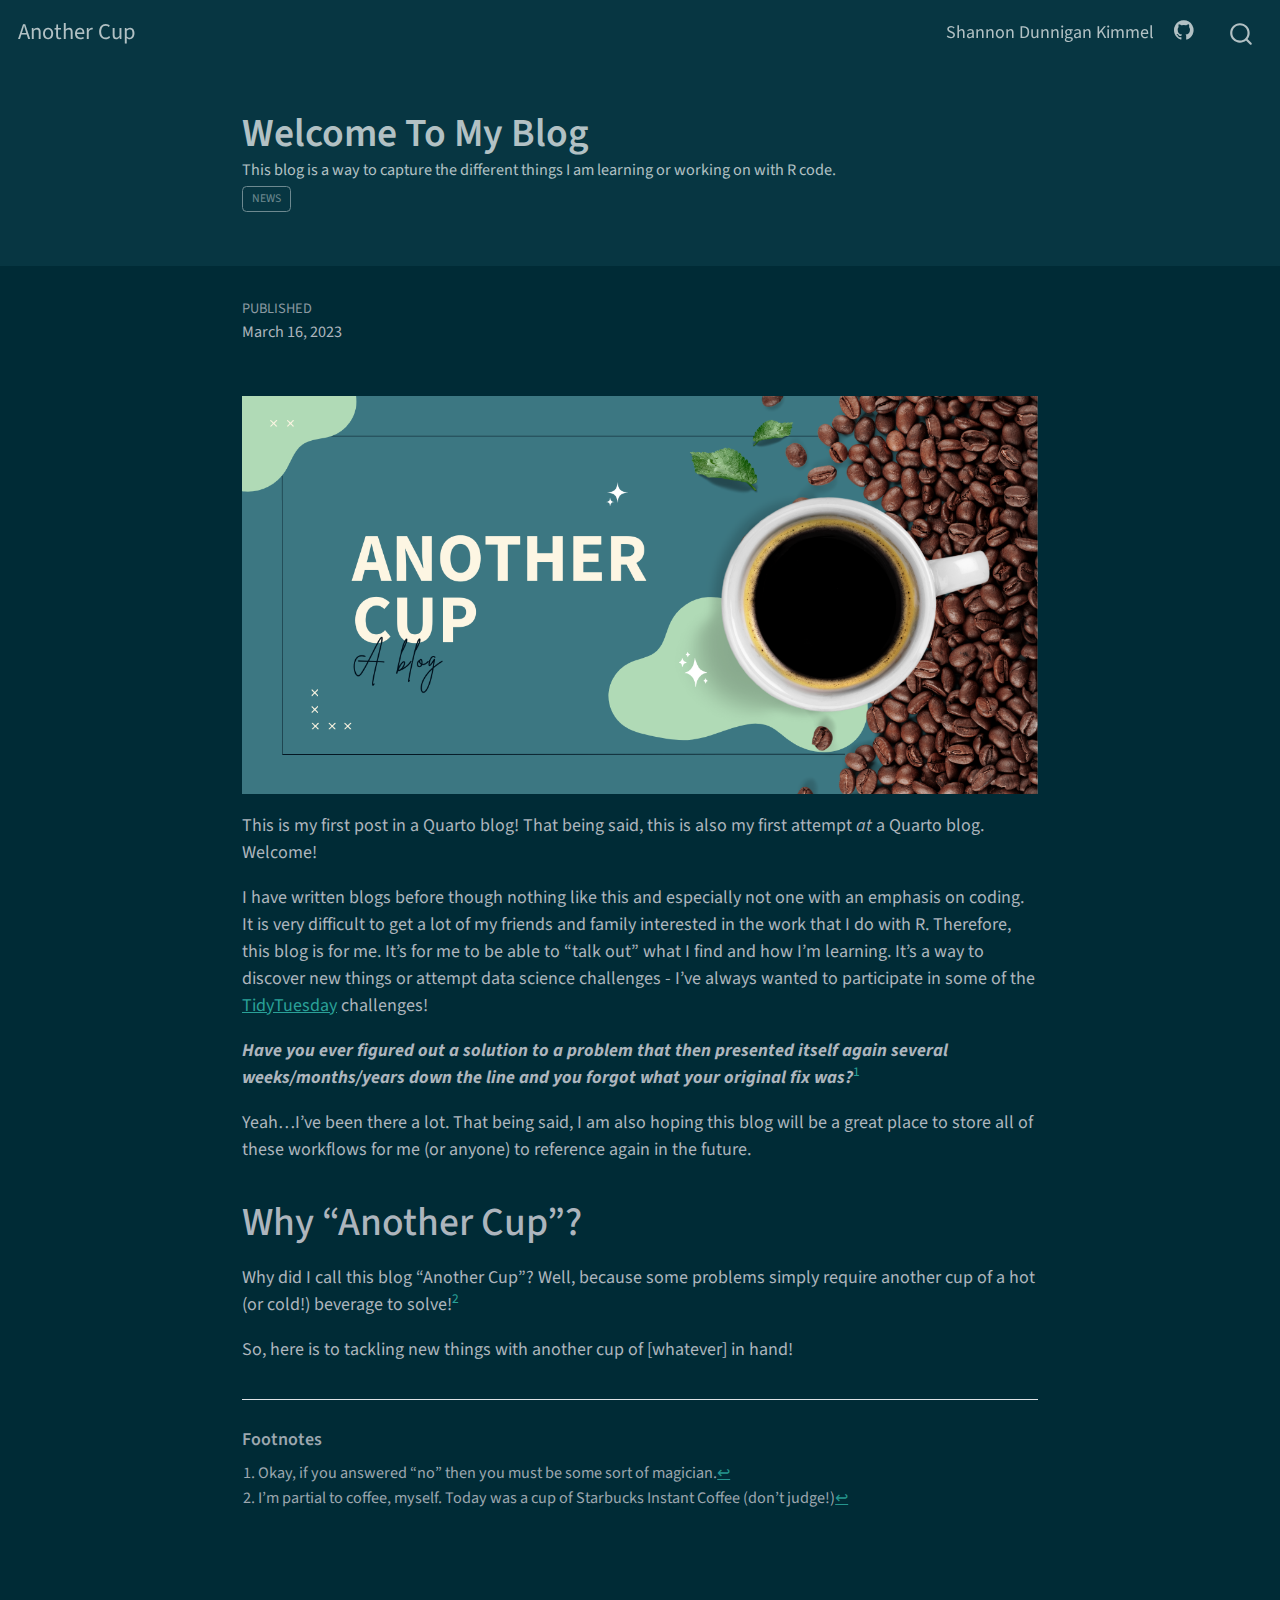
<file: docs/posts/welcome/index.html>
<!DOCTYPE html>
<html xmlns="http://www.w3.org/1999/xhtml" lang="en" xml:lang="en"><head>

<meta charset="utf-8">
<meta name="generator" content="quarto-1.0.38">

<meta name="viewport" content="width=device-width, initial-scale=1.0, user-scalable=yes">

<meta name="dcterms.date" content="2023-03-16">
<meta name="description" content="This blog is a way to capture the different things I am learning or working on with R code.">

<title>Another Cup - Welcome To My Blog</title>
<style>
code{white-space: pre-wrap;}
span.smallcaps{font-variant: small-caps;}
span.underline{text-decoration: underline;}
div.column{display: inline-block; vertical-align: top; width: 50%;}
div.hanging-indent{margin-left: 1.5em; text-indent: -1.5em;}
ul.task-list{list-style: none;}
</style>


<script src="../../site_libs/quarto-nav/quarto-nav.js"></script>
<script src="../../site_libs/quarto-nav/headroom.min.js"></script>
<script src="../../site_libs/clipboard/clipboard.min.js"></script>
<script src="../../site_libs/quarto-search/autocomplete.umd.js"></script>
<script src="../../site_libs/quarto-search/fuse.min.js"></script>
<script src="../../site_libs/quarto-search/quarto-search.js"></script>
<meta name="quarto:offset" content="../../">
<script src="../../site_libs/quarto-html/quarto.js"></script>
<script src="../../site_libs/quarto-html/popper.min.js"></script>
<script src="../../site_libs/quarto-html/tippy.umd.min.js"></script>
<script src="../../site_libs/quarto-html/anchor.min.js"></script>
<link href="../../site_libs/quarto-html/tippy.css" rel="stylesheet">
<link href="../../site_libs/quarto-html/quarto-syntax-highlighting-dark.css" rel="stylesheet" id="quarto-text-highlighting-styles">
<script src="../../site_libs/bootstrap/bootstrap.min.js"></script>
<link href="../../site_libs/bootstrap/bootstrap-icons.css" rel="stylesheet">
<link href="../../site_libs/bootstrap/bootstrap.min.css" rel="stylesheet" id="quarto-bootstrap" data-mode="dark">
<script id="quarto-search-options" type="application/json">{
  "location": "navbar",
  "copy-button": false,
  "collapse-after": 3,
  "panel-placement": "end",
  "type": "overlay",
  "limit": 20,
  "language": {
    "search-no-results-text": "No results",
    "search-matching-documents-text": "matching documents",
    "search-copy-link-title": "Copy link to search",
    "search-hide-matches-text": "Hide additional matches",
    "search-more-match-text": "more match in this document",
    "search-more-matches-text": "more matches in this document",
    "search-clear-button-title": "Clear",
    "search-detached-cancel-button-title": "Cancel",
    "search-submit-button-title": "Submit"
  }
}</script>


</head>

<body class="nav-fixed fullcontent">

<div id="quarto-search-results"></div>
  <header id="quarto-header" class="headroom fixed-top">
    <nav class="navbar navbar-expand-lg navbar-dark ">
      <div class="navbar-container container-fluid">
      <a class="navbar-brand" href="../../index.html">
    <span class="navbar-title">Another Cup</span>
  </a>
          <button class="navbar-toggler" type="button" data-bs-toggle="collapse" data-bs-target="#navbarCollapse" aria-controls="navbarCollapse" aria-expanded="false" aria-label="Toggle navigation" onclick="if (window.quartoToggleHeadroom) { window.quartoToggleHeadroom(); }">
  <span class="navbar-toggler-icon"></span>
</button>
          <div class="collapse navbar-collapse" id="navbarCollapse">
            <ul class="navbar-nav navbar-nav-scroll ms-auto">
  <li class="nav-item">
    <a class="nav-link" href="../../about.html">Shannon Dunnigan Kimmel</a>
  </li>  
  <li class="nav-item compact">
    <a class="nav-link" href="https://github.com/skdunnigan"><i class="bi bi-github" role="img" aria-label="github">
</i> 
 </a>
  </li>  
</ul>
              <div id="quarto-search" class="" title="Search"></div>
          </div> <!-- /navcollapse -->
      </div> <!-- /container-fluid -->
    </nav>
</header>
<!-- content -->
<header id="title-block-header" class="quarto-title-block default page-columns page-full">
  <div class="quarto-title-banner page-columns page-full">
    <div class="quarto-title column-body">
      <h1 class="title">Welcome To My Blog</h1>
                  <div>
        <div class="description">
          <p>This blog is a way to capture the different things I am learning or working on with R code.</p>
        </div>
      </div>
                          <div class="quarto-categories">
                <div class="quarto-category">news</div>
              </div>
                  </div>
  </div>
    
  
  <div class="quarto-title-meta">

      
      <div>
      <div class="quarto-title-meta-heading">Published</div>
      <div class="quarto-title-meta-contents">
        <p class="date">March 16, 2023</p>
      </div>
    </div>
      
    </div>
    
  
  </header><div id="quarto-content" class="quarto-container page-columns page-rows-contents page-layout-article page-navbar">
<!-- sidebar -->
<!-- margin-sidebar -->
    
<!-- main -->
<main class="content quarto-banner-title-block" id="quarto-document-content">




<!--------------- my typical setup ----------------->
<!--------------- my post ----------------->
<p><img src="another-image.png" class="img-fluid"></p>
<p>This is my first post in a Quarto blog! That being said, this is also my first attempt <em>at</em> a Quarto blog. Welcome!</p>
<p>I have written blogs before though nothing like this and especially not one with an emphasis on coding. It is very difficult to get a lot of my friends and family interested in the work that I do with R. Therefore, this blog is for me. It’s for me to be able to “talk out” what I find and how I’m learning. It’s a way to discover new things or attempt data science challenges - I’ve always wanted to participate in some of the <a href="https://github.com/rfordatascience/tidytuesday">TidyTuesday</a> challenges!</p>
<p><strong><em>Have you ever figured out a solution to a problem that then presented itself again several weeks/months/years down the line and you forgot what your original fix was?</em></strong><a href="#fn1" class="footnote-ref" id="fnref1" role="doc-noteref"><sup>1</sup></a></p>
<p>Yeah…I’ve been there a lot. That being said, I am also hoping this blog will be a great place to store all of these workflows for me (or anyone) to reference again in the future.</p>
<section id="why-another-cup" class="level1">
<h1>Why “Another Cup”?</h1>
<p>Why did I call this blog “Another Cup”? Well, because some problems simply require another cup of a hot (or cold!) beverage to solve!<a href="#fn2" class="footnote-ref" id="fnref2" role="doc-noteref"><sup>2</sup></a></p>
<p>So, here is to tackling new things with another cup of [whatever] in hand!</p>


</section>


<div id="quarto-appendix" class="default"><section class="footnotes footnotes-end-of-document" role="doc-endnotes"><h2 class="anchored quarto-appendix-heading">Footnotes</h2>

<ol>
<li id="fn1" role="doc-endnote"><p>Okay, if you answered “no” then you must be some sort of magician.<a href="#fnref1" class="footnote-back" role="doc-backlink">↩︎</a></p></li>
<li id="fn2" role="doc-endnote"><p>I’m partial to coffee, myself. Today was a cup of Starbucks Instant Coffee (don’t judge!)<a href="#fnref2" class="footnote-back" role="doc-backlink">↩︎</a></p></li>
</ol>
</section></div></main> <!-- /main -->
<script id="quarto-html-after-body" type="application/javascript">
window.document.addEventListener("DOMContentLoaded", function (event) {
  const toggleBodyColorMode = (bsSheetEl) => {
    const mode = bsSheetEl.getAttribute("data-mode");
    const bodyEl = window.document.querySelector("body");
    if (mode === "dark") {
      bodyEl.classList.add("quarto-dark");
      bodyEl.classList.remove("quarto-light");
    } else {
      bodyEl.classList.add("quarto-light");
      bodyEl.classList.remove("quarto-dark");
    }
  }
  const toggleBodyColorPrimary = () => {
    const bsSheetEl = window.document.querySelector("link#quarto-bootstrap");
    if (bsSheetEl) {
      toggleBodyColorMode(bsSheetEl);
    }
  }
  toggleBodyColorPrimary();  
  const icon = "";
  const anchorJS = new window.AnchorJS();
  anchorJS.options = {
    placement: 'right',
    icon: icon
  };
  anchorJS.add('.anchored');
  const clipboard = new window.ClipboardJS('.code-copy-button', {
    target: function(trigger) {
      return trigger.previousElementSibling;
    }
  });
  clipboard.on('success', function(e) {
    // button target
    const button = e.trigger;
    // don't keep focus
    button.blur();
    // flash "checked"
    button.classList.add('code-copy-button-checked');
    var currentTitle = button.getAttribute("title");
    button.setAttribute("title", "Copied!");
    setTimeout(function() {
      button.setAttribute("title", currentTitle);
      button.classList.remove('code-copy-button-checked');
    }, 1000);
    // clear code selection
    e.clearSelection();
  });
  function tippyHover(el, contentFn) {
    const config = {
      allowHTML: true,
      content: contentFn,
      maxWidth: 500,
      delay: 100,
      arrow: false,
      appendTo: function(el) {
          return el.parentElement;
      },
      interactive: true,
      interactiveBorder: 10,
      theme: 'quarto',
      placement: 'bottom-start'
    };
    window.tippy(el, config); 
  }
  const noterefs = window.document.querySelectorAll('a[role="doc-noteref"]');
  for (var i=0; i<noterefs.length; i++) {
    const ref = noterefs[i];
    tippyHover(ref, function() {
      let href = ref.getAttribute('href');
      try { href = new URL(href).hash; } catch {}
      const id = href.replace(/^#\/?/, "");
      const note = window.document.getElementById(id);
      return note.innerHTML;
    });
  }
  var bibliorefs = window.document.querySelectorAll('a[role="doc-biblioref"]');
  for (var i=0; i<bibliorefs.length; i++) {
    const ref = bibliorefs[i];
    const cites = ref.parentNode.getAttribute('data-cites').split(' ');
    tippyHover(ref, function() {
      var popup = window.document.createElement('div');
      cites.forEach(function(cite) {
        var citeDiv = window.document.createElement('div');
        citeDiv.classList.add('hanging-indent');
        citeDiv.classList.add('csl-entry');
        var biblioDiv = window.document.getElementById('ref-' + cite);
        if (biblioDiv) {
          citeDiv.innerHTML = biblioDiv.innerHTML;
        }
        popup.appendChild(citeDiv);
      });
      return popup.innerHTML;
    });
  }
});
</script>
</div> <!-- /content -->



</body></html>
</file>
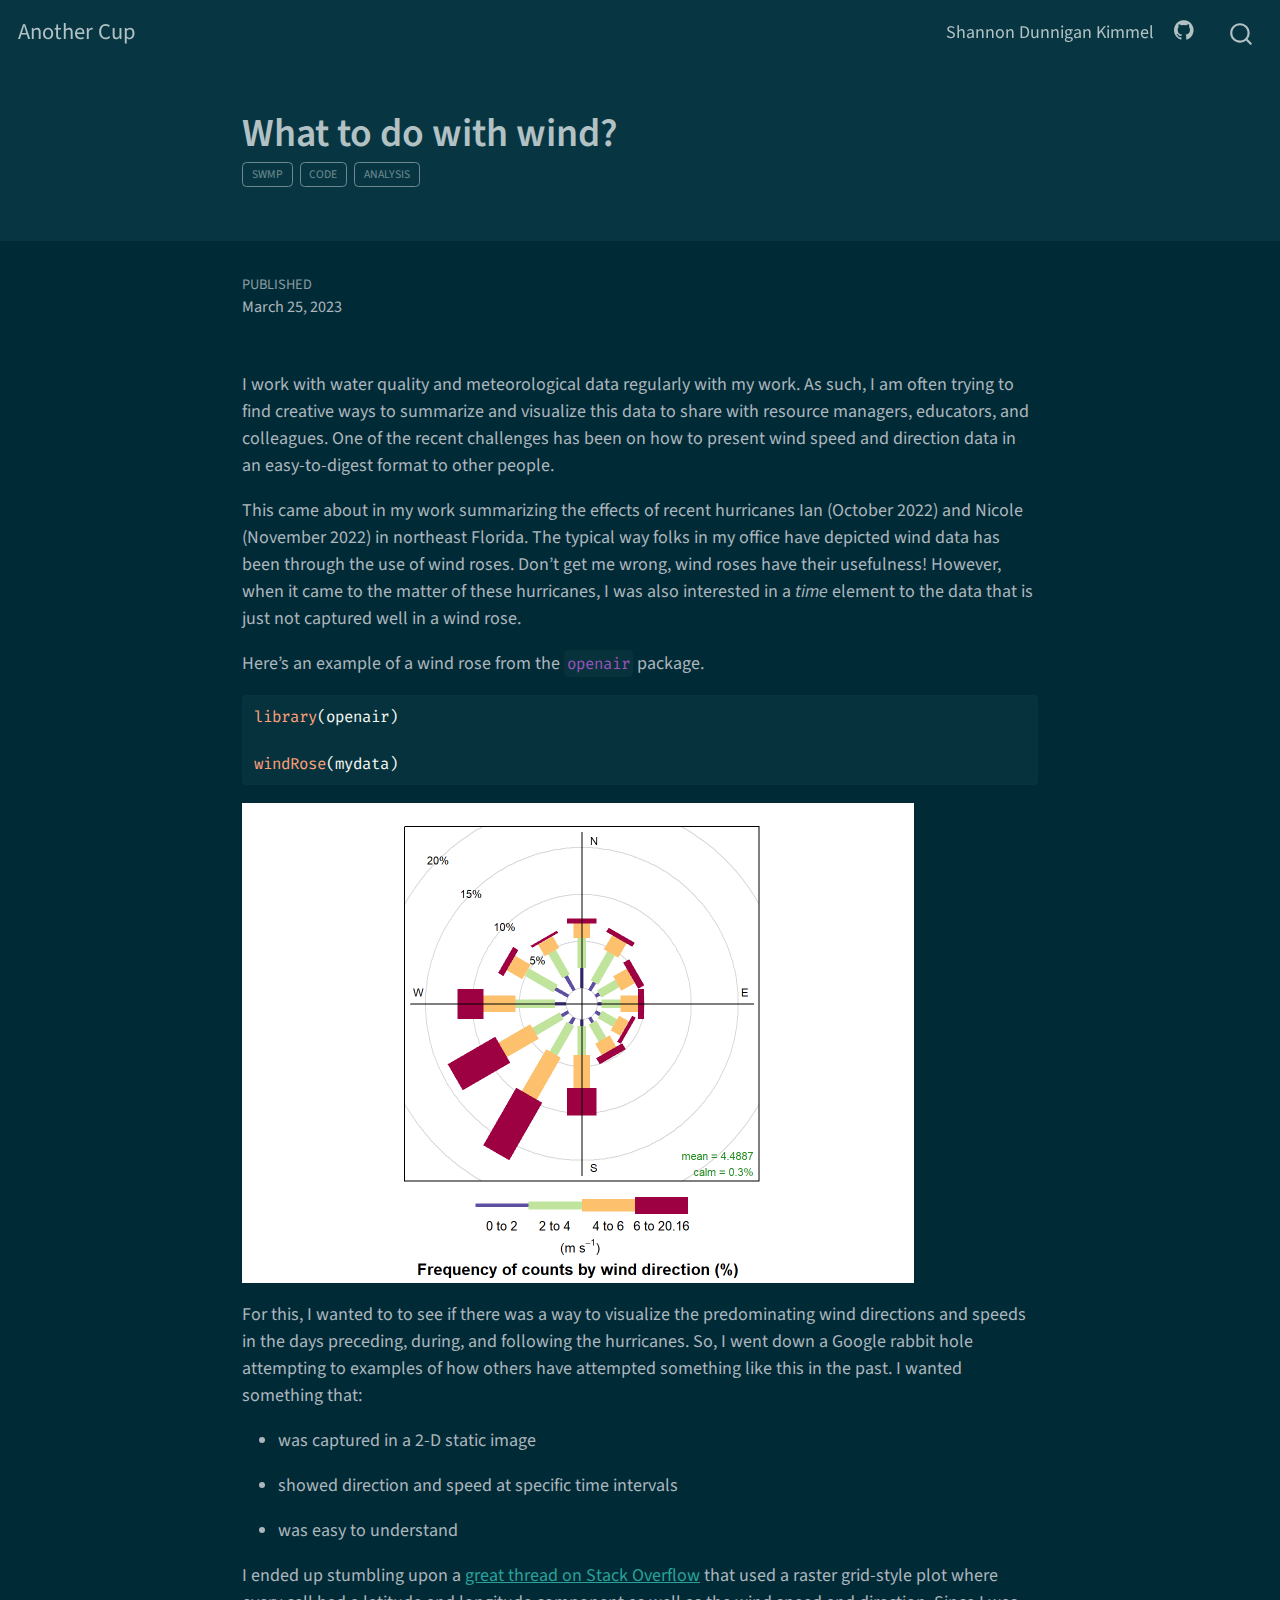
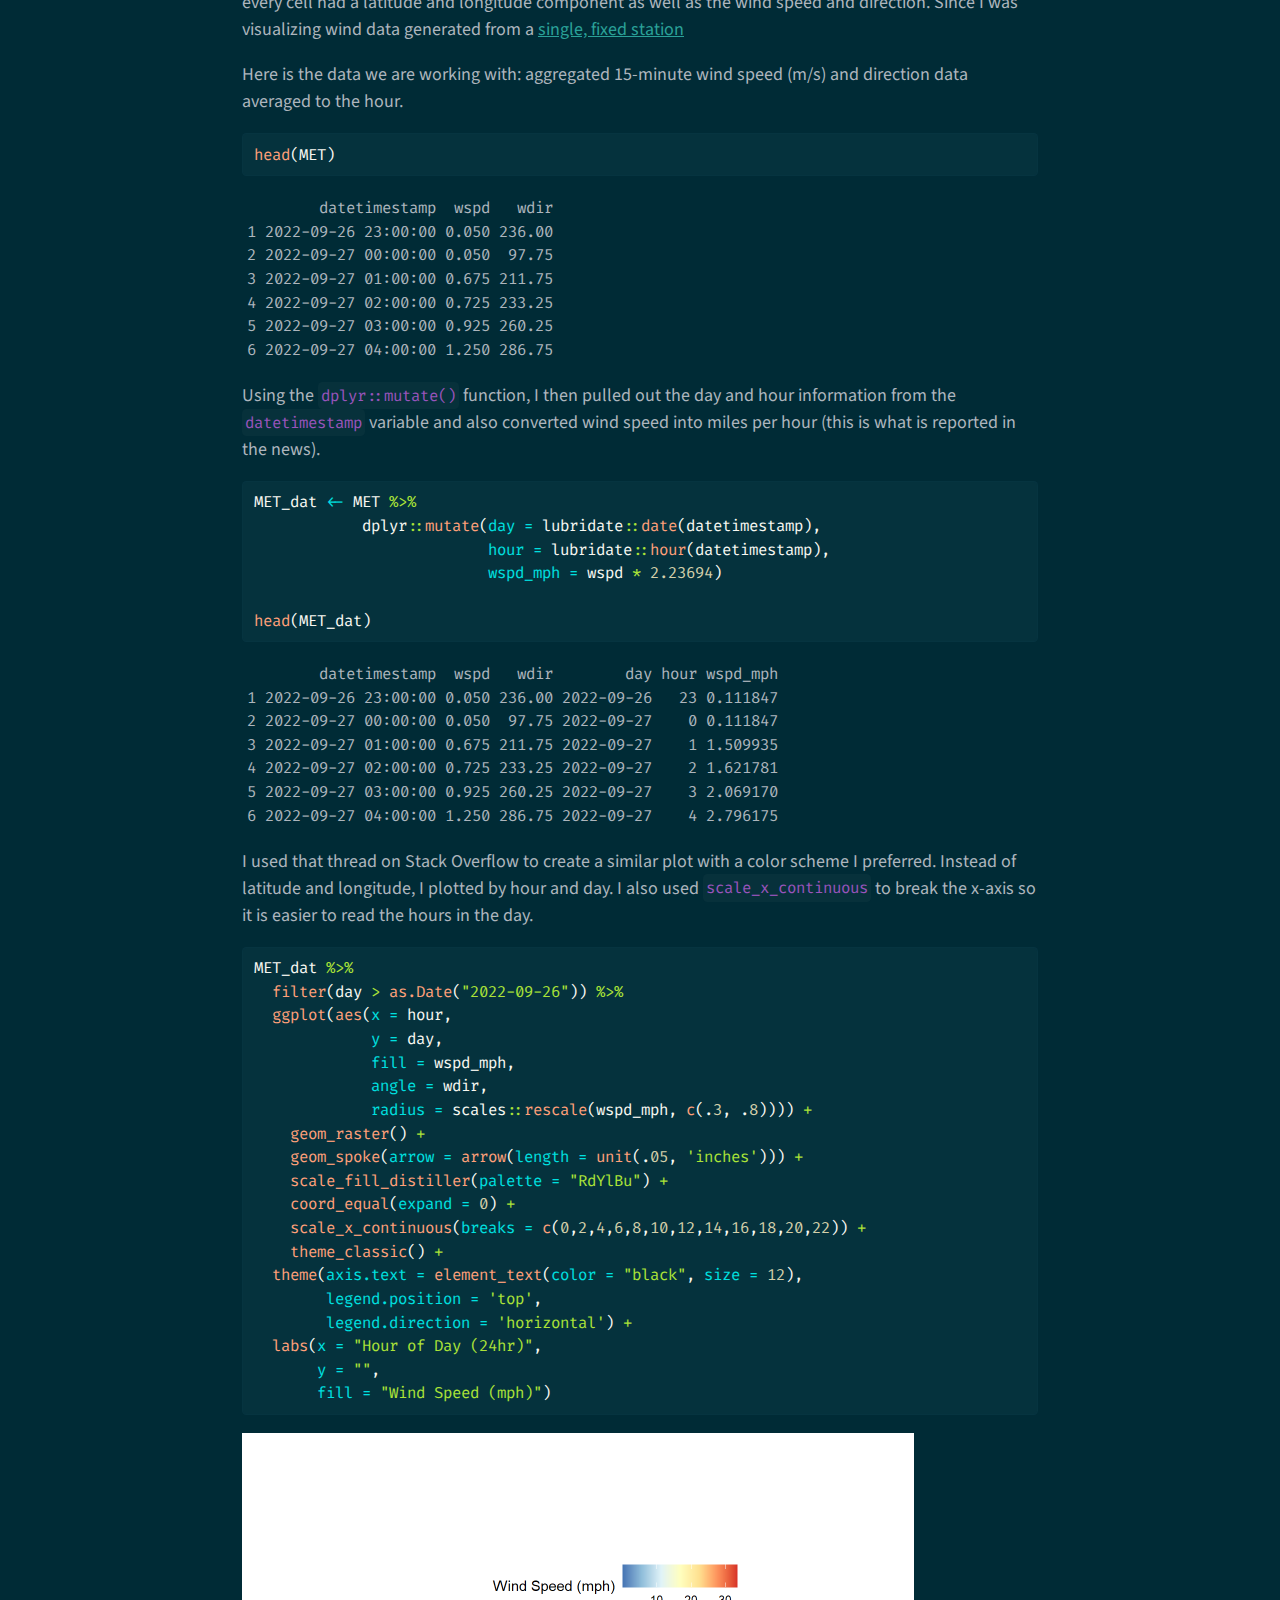
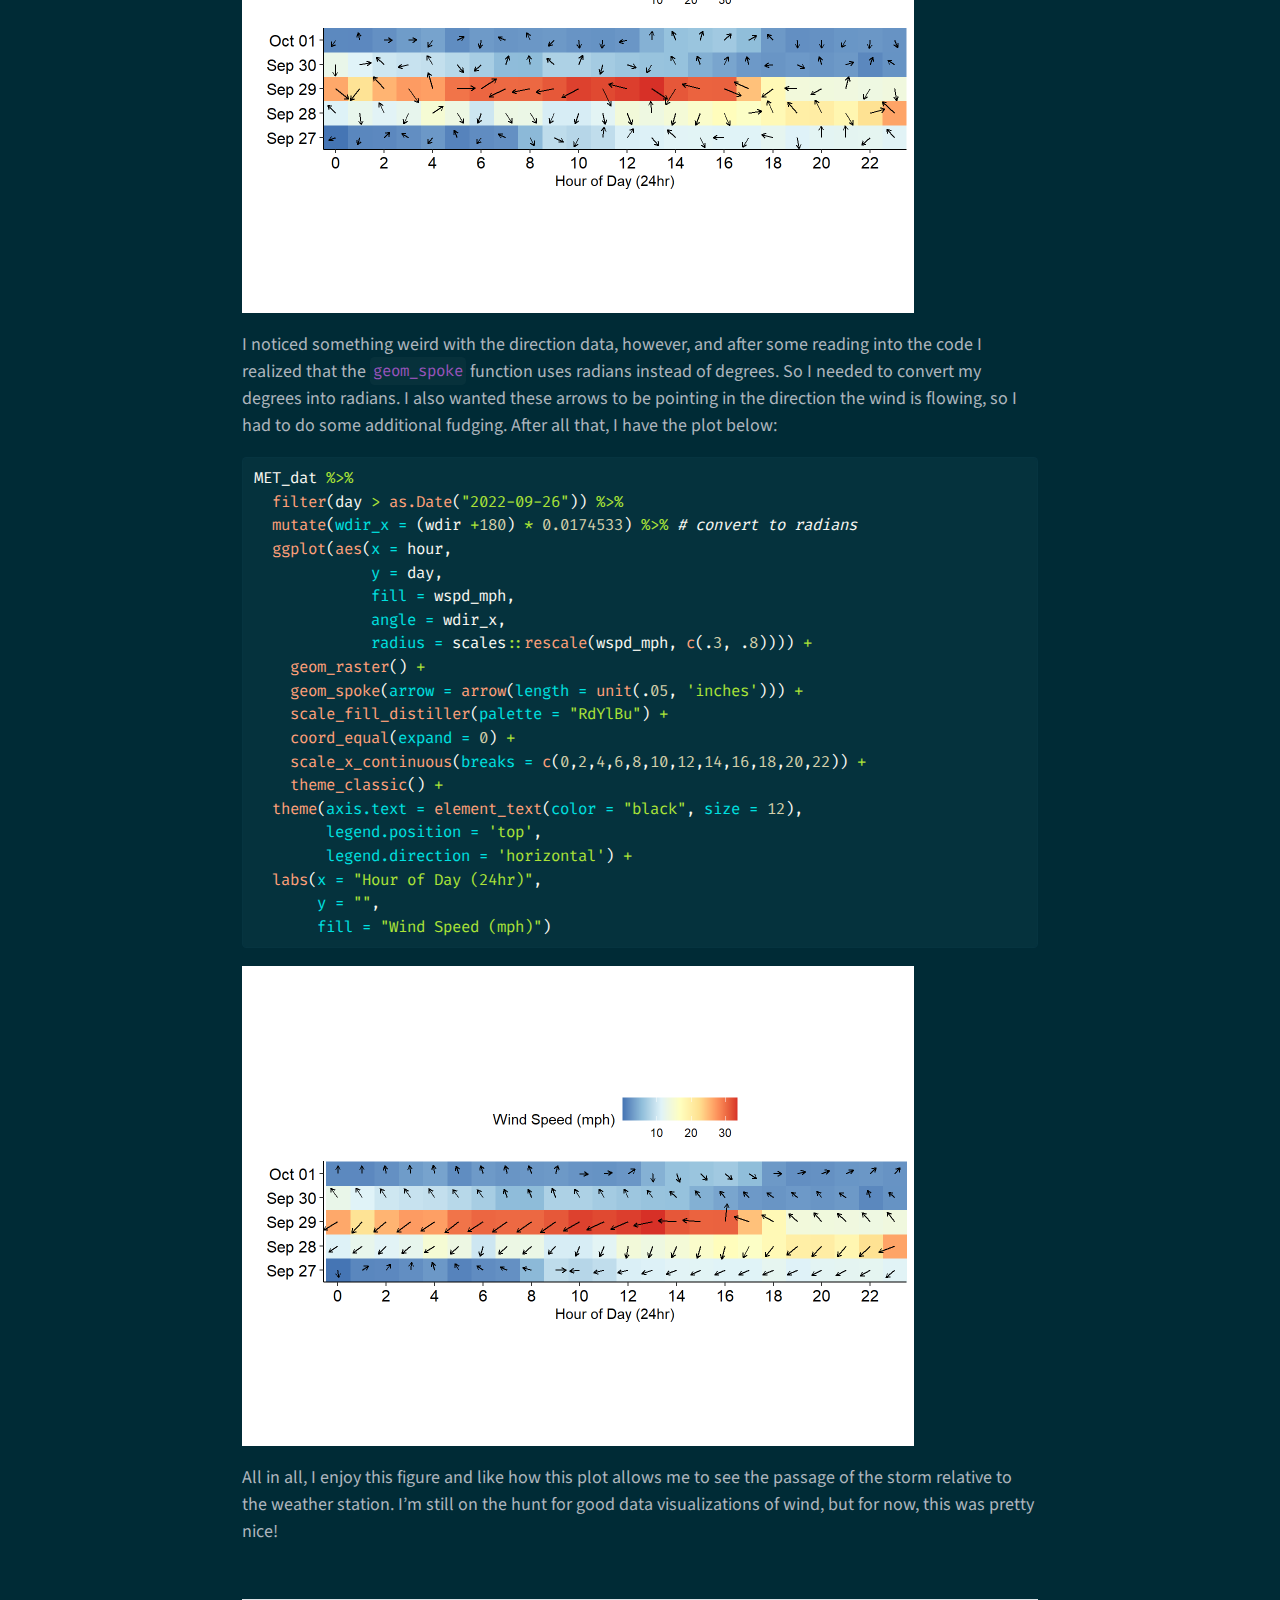
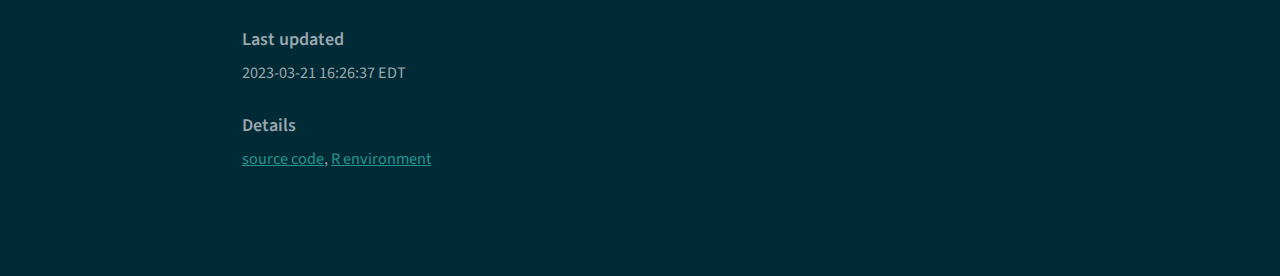
<file: docs/posts/what-about-wind/index.html>
<!DOCTYPE html>
<html xmlns="http://www.w3.org/1999/xhtml" lang="en" xml:lang="en"><head>

<meta charset="utf-8">
<meta name="generator" content="quarto-1.0.38">

<meta name="viewport" content="width=device-width, initial-scale=1.0, user-scalable=yes">

<meta name="dcterms.date" content="2023-03-25">

<title>Another Cup - What to do with wind?</title>
<style>
code{white-space: pre-wrap;}
span.smallcaps{font-variant: small-caps;}
span.underline{text-decoration: underline;}
div.column{display: inline-block; vertical-align: top; width: 50%;}
div.hanging-indent{margin-left: 1.5em; text-indent: -1.5em;}
ul.task-list{list-style: none;}
pre > code.sourceCode { white-space: pre; position: relative; }
pre > code.sourceCode > span { display: inline-block; line-height: 1.25; }
pre > code.sourceCode > span:empty { height: 1.2em; }
.sourceCode { overflow: visible; }
code.sourceCode > span { color: inherit; text-decoration: inherit; }
div.sourceCode { margin: 1em 0; }
pre.sourceCode { margin: 0; }
@media screen {
div.sourceCode { overflow: auto; }
}
@media print {
pre > code.sourceCode { white-space: pre-wrap; }
pre > code.sourceCode > span { text-indent: -5em; padding-left: 5em; }
}
pre.numberSource code
  { counter-reset: source-line 0; }
pre.numberSource code > span
  { position: relative; left: -4em; counter-increment: source-line; }
pre.numberSource code > span > a:first-child::before
  { content: counter(source-line);
    position: relative; left: -1em; text-align: right; vertical-align: baseline;
    border: none; display: inline-block;
    -webkit-touch-callout: none; -webkit-user-select: none;
    -khtml-user-select: none; -moz-user-select: none;
    -ms-user-select: none; user-select: none;
    padding: 0 4px; width: 4em;
    color: #aaaaaa;
  }
pre.numberSource { margin-left: 3em; border-left: 1px solid #aaaaaa;  padding-left: 4px; }
div.sourceCode
  {   }
@media screen {
pre > code.sourceCode > span > a:first-child::before { text-decoration: underline; }
}
code span.al { color: #ff0000; font-weight: bold; } /* Alert */
code span.an { color: #60a0b0; font-weight: bold; font-style: italic; } /* Annotation */
code span.at { color: #7d9029; } /* Attribute */
code span.bn { color: #40a070; } /* BaseN */
code span.bu { } /* BuiltIn */
code span.cf { color: #007020; font-weight: bold; } /* ControlFlow */
code span.ch { color: #4070a0; } /* Char */
code span.cn { color: #880000; } /* Constant */
code span.co { color: #60a0b0; font-style: italic; } /* Comment */
code span.cv { color: #60a0b0; font-weight: bold; font-style: italic; } /* CommentVar */
code span.do { color: #ba2121; font-style: italic; } /* Documentation */
code span.dt { color: #902000; } /* DataType */
code span.dv { color: #40a070; } /* DecVal */
code span.er { color: #ff0000; font-weight: bold; } /* Error */
code span.ex { } /* Extension */
code span.fl { color: #40a070; } /* Float */
code span.fu { color: #06287e; } /* Function */
code span.im { } /* Import */
code span.in { color: #60a0b0; font-weight: bold; font-style: italic; } /* Information */
code span.kw { color: #007020; font-weight: bold; } /* Keyword */
code span.op { color: #666666; } /* Operator */
code span.ot { color: #007020; } /* Other */
code span.pp { color: #bc7a00; } /* Preprocessor */
code span.sc { color: #4070a0; } /* SpecialChar */
code span.ss { color: #bb6688; } /* SpecialString */
code span.st { color: #4070a0; } /* String */
code span.va { color: #19177c; } /* Variable */
code span.vs { color: #4070a0; } /* VerbatimString */
code span.wa { color: #60a0b0; font-weight: bold; font-style: italic; } /* Warning */
</style>


<script src="../../site_libs/quarto-nav/quarto-nav.js"></script>
<script src="../../site_libs/quarto-nav/headroom.min.js"></script>
<script src="../../site_libs/clipboard/clipboard.min.js"></script>
<script src="../../site_libs/quarto-search/autocomplete.umd.js"></script>
<script src="../../site_libs/quarto-search/fuse.min.js"></script>
<script src="../../site_libs/quarto-search/quarto-search.js"></script>
<meta name="quarto:offset" content="../../">
<script src="../../site_libs/quarto-html/quarto.js"></script>
<script src="../../site_libs/quarto-html/popper.min.js"></script>
<script src="../../site_libs/quarto-html/tippy.umd.min.js"></script>
<script src="../../site_libs/quarto-html/anchor.min.js"></script>
<link href="../../site_libs/quarto-html/tippy.css" rel="stylesheet">
<link href="../../site_libs/quarto-html/quarto-syntax-highlighting-dark.css" rel="stylesheet" id="quarto-text-highlighting-styles">
<script src="../../site_libs/bootstrap/bootstrap.min.js"></script>
<link href="../../site_libs/bootstrap/bootstrap-icons.css" rel="stylesheet">
<link href="../../site_libs/bootstrap/bootstrap.min.css" rel="stylesheet" id="quarto-bootstrap" data-mode="dark">
<script id="quarto-search-options" type="application/json">{
  "location": "navbar",
  "copy-button": false,
  "collapse-after": 3,
  "panel-placement": "end",
  "type": "overlay",
  "limit": 20,
  "language": {
    "search-no-results-text": "No results",
    "search-matching-documents-text": "matching documents",
    "search-copy-link-title": "Copy link to search",
    "search-hide-matches-text": "Hide additional matches",
    "search-more-match-text": "more match in this document",
    "search-more-matches-text": "more matches in this document",
    "search-clear-button-title": "Clear",
    "search-detached-cancel-button-title": "Cancel",
    "search-submit-button-title": "Submit"
  }
}</script>


</head>

<body class="nav-fixed fullcontent">

<div id="quarto-search-results"></div>
  <header id="quarto-header" class="headroom fixed-top">
    <nav class="navbar navbar-expand-lg navbar-dark ">
      <div class="navbar-container container-fluid">
      <a class="navbar-brand" href="../../index.html">
    <span class="navbar-title">Another Cup</span>
  </a>
          <button class="navbar-toggler" type="button" data-bs-toggle="collapse" data-bs-target="#navbarCollapse" aria-controls="navbarCollapse" aria-expanded="false" aria-label="Toggle navigation" onclick="if (window.quartoToggleHeadroom) { window.quartoToggleHeadroom(); }">
  <span class="navbar-toggler-icon"></span>
</button>
          <div class="collapse navbar-collapse" id="navbarCollapse">
            <ul class="navbar-nav navbar-nav-scroll ms-auto">
  <li class="nav-item">
    <a class="nav-link" href="../../about.html">Shannon Dunnigan Kimmel</a>
  </li>  
  <li class="nav-item compact">
    <a class="nav-link" href="https://github.com/skdunnigan"><i class="bi bi-github" role="img" aria-label="github">
</i> 
 </a>
  </li>  
</ul>
              <div id="quarto-search" class="" title="Search"></div>
          </div> <!-- /navcollapse -->
      </div> <!-- /container-fluid -->
    </nav>
</header>
<!-- content -->
<header id="title-block-header" class="quarto-title-block default page-columns page-full">
  <div class="quarto-title-banner page-columns page-full">
    <div class="quarto-title column-body">
      <h1 class="title">What to do with wind?</h1>
                                <div class="quarto-categories">
                <div class="quarto-category">swmp</div>
                <div class="quarto-category">code</div>
                <div class="quarto-category">analysis</div>
              </div>
                  </div>
  </div>
    
  
  <div class="quarto-title-meta">

      
      <div>
      <div class="quarto-title-meta-heading">Published</div>
      <div class="quarto-title-meta-contents">
        <p class="date">March 25, 2023</p>
      </div>
    </div>
      
    </div>
    
  
  </header><div id="quarto-content" class="quarto-container page-columns page-rows-contents page-layout-article page-navbar">
<!-- sidebar -->
<!-- margin-sidebar -->
    
<!-- main -->
<main class="content quarto-banner-title-block" id="quarto-document-content">




<!--------------- my typical setup ----------------->
<!--------------- my post ----------------->
<p>I work with water quality and meteorological data regularly with my work. As such, I am often trying to find creative ways to summarize and visualize this data to share with resource managers, educators, and colleagues. One of the recent challenges has been on how to present wind speed and direction data in an easy-to-digest format to other people.</p>
<p>This came about in my work summarizing the effects of recent hurricanes Ian (October 2022) and Nicole (November 2022) in northeast Florida. The typical way folks in my office have depicted wind data has been through the use of wind roses. Don’t get me wrong, wind roses have their usefulness! However, when it came to the matter of these hurricanes, I was also interested in a <em>time</em> element to the data that is just not captured well in a wind rose.</p>
<p>Here’s an example of a wind rose from the <code>openair</code> package.</p>
<div class="cell">
<div class="sourceCode cell-code" id="cb1"><pre class="sourceCode r code-with-copy"><code class="sourceCode r"><span id="cb1-1"><a href="#cb1-1" aria-hidden="true" tabindex="-1"></a><span class="fu">library</span>(openair)</span>
<span id="cb1-2"><a href="#cb1-2" aria-hidden="true" tabindex="-1"></a></span>
<span id="cb1-3"><a href="#cb1-3" aria-hidden="true" tabindex="-1"></a><span class="fu">windRose</span>(mydata)</span></code><button title="Copy to Clipboard" class="code-copy-button"><i class="bi"></i></button></pre></div>
<div class="cell-output-display">
<p><img src="index_files/figure-html/unnamed-chunk-2-1.png" class="img-fluid" width="672"></p>
</div>
</div>
<p>For this, I wanted to to see if there was a way to visualize the predominating wind directions and speeds in the days preceding, during, and following the hurricanes. So, I went down a Google rabbit hole attempting to examples of how others have attempted something like this in the past. I wanted something that:</p>
<ul>
<li><p>was captured in a 2-D static image</p></li>
<li><p>showed direction and speed at specific time intervals</p></li>
<li><p>was easy to understand</p></li>
</ul>
<p>I ended up stumbling upon a <a href="https://stackoverflow.com/questions/47880918/how-to-plot-wind-direction-with-lat-lon-and-arrow-in-ggplot2">great thread on Stack Overflow</a> that used a raster grid-style plot where every cell had a latitude and longitude component as well as the wind speed and direction. Since I was visualizing wind data generated from a <a href="">single, fixed station</a></p>
<p>Here is the data we are working with: aggregated 15-minute wind speed (m/s) and direction data averaged to the hour.</p>
<div class="cell">
<div class="sourceCode cell-code" id="cb2"><pre class="sourceCode r code-with-copy"><code class="sourceCode r"><span id="cb2-1"><a href="#cb2-1" aria-hidden="true" tabindex="-1"></a><span class="fu">head</span>(MET)</span></code><button title="Copy to Clipboard" class="code-copy-button"><i class="bi"></i></button></pre></div>
<div class="cell-output cell-output-stdout">
<pre><code>        datetimestamp  wspd   wdir
1 2022-09-26 23:00:00 0.050 236.00
2 2022-09-27 00:00:00 0.050  97.75
3 2022-09-27 01:00:00 0.675 211.75
4 2022-09-27 02:00:00 0.725 233.25
5 2022-09-27 03:00:00 0.925 260.25
6 2022-09-27 04:00:00 1.250 286.75</code></pre>
</div>
</div>
<p>Using the <code>dplyr::mutate()</code> function, I then pulled out the day and hour information from the <code>datetimestamp</code> variable and also converted wind speed into miles per hour (this is what is reported in the news).</p>
<div class="cell">
<div class="sourceCode cell-code" id="cb4"><pre class="sourceCode r code-with-copy"><code class="sourceCode r"><span id="cb4-1"><a href="#cb4-1" aria-hidden="true" tabindex="-1"></a>MET_dat <span class="ot">&lt;-</span> MET <span class="sc">%&gt;%</span> </span>
<span id="cb4-2"><a href="#cb4-2" aria-hidden="true" tabindex="-1"></a>            dplyr<span class="sc">::</span><span class="fu">mutate</span>(<span class="at">day =</span> lubridate<span class="sc">::</span><span class="fu">date</span>(datetimestamp),</span>
<span id="cb4-3"><a href="#cb4-3" aria-hidden="true" tabindex="-1"></a>                          <span class="at">hour =</span> lubridate<span class="sc">::</span><span class="fu">hour</span>(datetimestamp),</span>
<span id="cb4-4"><a href="#cb4-4" aria-hidden="true" tabindex="-1"></a>                          <span class="at">wspd_mph =</span> wspd <span class="sc">*</span> <span class="fl">2.23694</span>)</span>
<span id="cb4-5"><a href="#cb4-5" aria-hidden="true" tabindex="-1"></a></span>
<span id="cb4-6"><a href="#cb4-6" aria-hidden="true" tabindex="-1"></a><span class="fu">head</span>(MET_dat)</span></code><button title="Copy to Clipboard" class="code-copy-button"><i class="bi"></i></button></pre></div>
<div class="cell-output cell-output-stdout">
<pre><code>        datetimestamp  wspd   wdir        day hour wspd_mph
1 2022-09-26 23:00:00 0.050 236.00 2022-09-26   23 0.111847
2 2022-09-27 00:00:00 0.050  97.75 2022-09-27    0 0.111847
3 2022-09-27 01:00:00 0.675 211.75 2022-09-27    1 1.509935
4 2022-09-27 02:00:00 0.725 233.25 2022-09-27    2 1.621781
5 2022-09-27 03:00:00 0.925 260.25 2022-09-27    3 2.069170
6 2022-09-27 04:00:00 1.250 286.75 2022-09-27    4 2.796175</code></pre>
</div>
</div>
<p>I used that thread on Stack Overflow to create a similar plot with a color scheme I preferred. Instead of latitude and longitude, I plotted by hour and day. I also used <code>scale_x_continuous</code> to break the x-axis so it is easier to read the hours in the day.</p>
<div class="cell">
<div class="sourceCode cell-code" id="cb6"><pre class="sourceCode r code-with-copy"><code class="sourceCode r"><span id="cb6-1"><a href="#cb6-1" aria-hidden="true" tabindex="-1"></a>MET_dat <span class="sc">%&gt;%</span> </span>
<span id="cb6-2"><a href="#cb6-2" aria-hidden="true" tabindex="-1"></a>  <span class="fu">filter</span>(day <span class="sc">&gt;</span> <span class="fu">as.Date</span>(<span class="st">"2022-09-26"</span>)) <span class="sc">%&gt;%</span> </span>
<span id="cb6-3"><a href="#cb6-3" aria-hidden="true" tabindex="-1"></a>  <span class="fu">ggplot</span>(<span class="fu">aes</span>(<span class="at">x =</span> hour, </span>
<span id="cb6-4"><a href="#cb6-4" aria-hidden="true" tabindex="-1"></a>             <span class="at">y =</span> day, </span>
<span id="cb6-5"><a href="#cb6-5" aria-hidden="true" tabindex="-1"></a>             <span class="at">fill =</span> wspd_mph, </span>
<span id="cb6-6"><a href="#cb6-6" aria-hidden="true" tabindex="-1"></a>             <span class="at">angle =</span> wdir, </span>
<span id="cb6-7"><a href="#cb6-7" aria-hidden="true" tabindex="-1"></a>             <span class="at">radius =</span> scales<span class="sc">::</span><span class="fu">rescale</span>(wspd_mph, <span class="fu">c</span>(.<span class="dv">3</span>, .<span class="dv">8</span>)))) <span class="sc">+</span></span>
<span id="cb6-8"><a href="#cb6-8" aria-hidden="true" tabindex="-1"></a>    <span class="fu">geom_raster</span>() <span class="sc">+</span></span>
<span id="cb6-9"><a href="#cb6-9" aria-hidden="true" tabindex="-1"></a>    <span class="fu">geom_spoke</span>(<span class="at">arrow =</span> <span class="fu">arrow</span>(<span class="at">length =</span> <span class="fu">unit</span>(.<span class="dv">05</span>, <span class="st">'inches'</span>))) <span class="sc">+</span> </span>
<span id="cb6-10"><a href="#cb6-10" aria-hidden="true" tabindex="-1"></a>    <span class="fu">scale_fill_distiller</span>(<span class="at">palette =</span> <span class="st">"RdYlBu"</span>) <span class="sc">+</span> </span>
<span id="cb6-11"><a href="#cb6-11" aria-hidden="true" tabindex="-1"></a>    <span class="fu">coord_equal</span>(<span class="at">expand =</span> <span class="dv">0</span>) <span class="sc">+</span></span>
<span id="cb6-12"><a href="#cb6-12" aria-hidden="true" tabindex="-1"></a>    <span class="fu">scale_x_continuous</span>(<span class="at">breaks =</span> <span class="fu">c</span>(<span class="dv">0</span>,<span class="dv">2</span>,<span class="dv">4</span>,<span class="dv">6</span>,<span class="dv">8</span>,<span class="dv">10</span>,<span class="dv">12</span>,<span class="dv">14</span>,<span class="dv">16</span>,<span class="dv">18</span>,<span class="dv">20</span>,<span class="dv">22</span>)) <span class="sc">+</span></span>
<span id="cb6-13"><a href="#cb6-13" aria-hidden="true" tabindex="-1"></a>    <span class="fu">theme_classic</span>() <span class="sc">+</span></span>
<span id="cb6-14"><a href="#cb6-14" aria-hidden="true" tabindex="-1"></a>  <span class="fu">theme</span>(<span class="at">axis.text =</span> <span class="fu">element_text</span>(<span class="at">color =</span> <span class="st">"black"</span>, <span class="at">size =</span> <span class="dv">12</span>),</span>
<span id="cb6-15"><a href="#cb6-15" aria-hidden="true" tabindex="-1"></a>        <span class="at">legend.position =</span> <span class="st">'top'</span>, </span>
<span id="cb6-16"><a href="#cb6-16" aria-hidden="true" tabindex="-1"></a>        <span class="at">legend.direction =</span> <span class="st">'horizontal'</span>) <span class="sc">+</span></span>
<span id="cb6-17"><a href="#cb6-17" aria-hidden="true" tabindex="-1"></a>  <span class="fu">labs</span>(<span class="at">x =</span> <span class="st">"Hour of Day (24hr)"</span>,</span>
<span id="cb6-18"><a href="#cb6-18" aria-hidden="true" tabindex="-1"></a>       <span class="at">y =</span> <span class="st">""</span>,</span>
<span id="cb6-19"><a href="#cb6-19" aria-hidden="true" tabindex="-1"></a>       <span class="at">fill =</span> <span class="st">"Wind Speed (mph)"</span>)</span></code><button title="Copy to Clipboard" class="code-copy-button"><i class="bi"></i></button></pre></div>
<div class="cell-output-display">
<p><img src="index_files/figure-html/unnamed-chunk-5-1.png" class="img-fluid" width="672"></p>
</div>
</div>
<p>I noticed something weird with the direction data, however, and after some reading into the code I realized that the <code>geom_spoke</code> function uses radians instead of degrees. So I needed to convert my degrees into radians. I also wanted these arrows to be pointing in the direction the wind is flowing, so I had to do some additional fudging. After all that, I have the plot below:</p>
<div class="cell">
<div class="sourceCode cell-code" id="cb7"><pre class="sourceCode r code-with-copy"><code class="sourceCode r"><span id="cb7-1"><a href="#cb7-1" aria-hidden="true" tabindex="-1"></a>MET_dat <span class="sc">%&gt;%</span> </span>
<span id="cb7-2"><a href="#cb7-2" aria-hidden="true" tabindex="-1"></a>  <span class="fu">filter</span>(day <span class="sc">&gt;</span> <span class="fu">as.Date</span>(<span class="st">"2022-09-26"</span>)) <span class="sc">%&gt;%</span> </span>
<span id="cb7-3"><a href="#cb7-3" aria-hidden="true" tabindex="-1"></a>  <span class="fu">mutate</span>(<span class="at">wdir_x =</span> (wdir <span class="sc">+</span><span class="dv">180</span>) <span class="sc">*</span> <span class="fl">0.0174533</span>) <span class="sc">%&gt;%</span> <span class="co"># convert to radians</span></span>
<span id="cb7-4"><a href="#cb7-4" aria-hidden="true" tabindex="-1"></a>  <span class="fu">ggplot</span>(<span class="fu">aes</span>(<span class="at">x =</span> hour, </span>
<span id="cb7-5"><a href="#cb7-5" aria-hidden="true" tabindex="-1"></a>             <span class="at">y =</span> day, </span>
<span id="cb7-6"><a href="#cb7-6" aria-hidden="true" tabindex="-1"></a>             <span class="at">fill =</span> wspd_mph, </span>
<span id="cb7-7"><a href="#cb7-7" aria-hidden="true" tabindex="-1"></a>             <span class="at">angle =</span> wdir_x, </span>
<span id="cb7-8"><a href="#cb7-8" aria-hidden="true" tabindex="-1"></a>             <span class="at">radius =</span> scales<span class="sc">::</span><span class="fu">rescale</span>(wspd_mph, <span class="fu">c</span>(.<span class="dv">3</span>, .<span class="dv">8</span>)))) <span class="sc">+</span></span>
<span id="cb7-9"><a href="#cb7-9" aria-hidden="true" tabindex="-1"></a>    <span class="fu">geom_raster</span>() <span class="sc">+</span></span>
<span id="cb7-10"><a href="#cb7-10" aria-hidden="true" tabindex="-1"></a>    <span class="fu">geom_spoke</span>(<span class="at">arrow =</span> <span class="fu">arrow</span>(<span class="at">length =</span> <span class="fu">unit</span>(.<span class="dv">05</span>, <span class="st">'inches'</span>))) <span class="sc">+</span> </span>
<span id="cb7-11"><a href="#cb7-11" aria-hidden="true" tabindex="-1"></a>    <span class="fu">scale_fill_distiller</span>(<span class="at">palette =</span> <span class="st">"RdYlBu"</span>) <span class="sc">+</span> </span>
<span id="cb7-12"><a href="#cb7-12" aria-hidden="true" tabindex="-1"></a>    <span class="fu">coord_equal</span>(<span class="at">expand =</span> <span class="dv">0</span>) <span class="sc">+</span></span>
<span id="cb7-13"><a href="#cb7-13" aria-hidden="true" tabindex="-1"></a>    <span class="fu">scale_x_continuous</span>(<span class="at">breaks =</span> <span class="fu">c</span>(<span class="dv">0</span>,<span class="dv">2</span>,<span class="dv">4</span>,<span class="dv">6</span>,<span class="dv">8</span>,<span class="dv">10</span>,<span class="dv">12</span>,<span class="dv">14</span>,<span class="dv">16</span>,<span class="dv">18</span>,<span class="dv">20</span>,<span class="dv">22</span>)) <span class="sc">+</span></span>
<span id="cb7-14"><a href="#cb7-14" aria-hidden="true" tabindex="-1"></a>    <span class="fu">theme_classic</span>() <span class="sc">+</span></span>
<span id="cb7-15"><a href="#cb7-15" aria-hidden="true" tabindex="-1"></a>  <span class="fu">theme</span>(<span class="at">axis.text =</span> <span class="fu">element_text</span>(<span class="at">color =</span> <span class="st">"black"</span>, <span class="at">size =</span> <span class="dv">12</span>),</span>
<span id="cb7-16"><a href="#cb7-16" aria-hidden="true" tabindex="-1"></a>        <span class="at">legend.position =</span> <span class="st">'top'</span>, </span>
<span id="cb7-17"><a href="#cb7-17" aria-hidden="true" tabindex="-1"></a>        <span class="at">legend.direction =</span> <span class="st">'horizontal'</span>) <span class="sc">+</span></span>
<span id="cb7-18"><a href="#cb7-18" aria-hidden="true" tabindex="-1"></a>  <span class="fu">labs</span>(<span class="at">x =</span> <span class="st">"Hour of Day (24hr)"</span>,</span>
<span id="cb7-19"><a href="#cb7-19" aria-hidden="true" tabindex="-1"></a>       <span class="at">y =</span> <span class="st">""</span>,</span>
<span id="cb7-20"><a href="#cb7-20" aria-hidden="true" tabindex="-1"></a>       <span class="at">fill =</span> <span class="st">"Wind Speed (mph)"</span>)</span></code><button title="Copy to Clipboard" class="code-copy-button"><i class="bi"></i></button></pre></div>
<div class="cell-output-display">
<p><img src="index_files/figure-html/unnamed-chunk-6-1.png" class="img-fluid" width="672"></p>
</div>
</div>
<p>All in all, I enjoy this figure and like how this plot allows me to see the passage of the storm relative to the weather station. I’m still on the hunt for good data visualizations of wind, but for now, this was pretty nice!</p>
<!--------------- my footer ----------------->
<div class="cell">
<div class="cell-output-display">


</div>
</div>



<div id="quarto-appendix" class="default"><section id="last-updated" class="level2 appendix"><h2 class="quarto-appendix-heading">Last updated</h2><div class="quarto-appendix-contents">

<p>2023-03-21 16:26:37 EDT</p>
</div></section><section id="details" class="level2 appendix"><h2 class="quarto-appendix-heading">Details</h2><div class="quarto-appendix-contents">

<p><a href="https://github.com/skdunnigan/anothercup/tree/main/posts/2022-08-25_post-with-code/index.qmd">source code</a>, <a href="https://github.com/skdunnigan/anothercup/tree/main/posts/2022-08-25_post-with-code/renv.lock">R environment</a></p>
</div></section></div></main> <!-- /main -->
<script id="quarto-html-after-body" type="application/javascript">
window.document.addEventListener("DOMContentLoaded", function (event) {
  const toggleBodyColorMode = (bsSheetEl) => {
    const mode = bsSheetEl.getAttribute("data-mode");
    const bodyEl = window.document.querySelector("body");
    if (mode === "dark") {
      bodyEl.classList.add("quarto-dark");
      bodyEl.classList.remove("quarto-light");
    } else {
      bodyEl.classList.add("quarto-light");
      bodyEl.classList.remove("quarto-dark");
    }
  }
  const toggleBodyColorPrimary = () => {
    const bsSheetEl = window.document.querySelector("link#quarto-bootstrap");
    if (bsSheetEl) {
      toggleBodyColorMode(bsSheetEl);
    }
  }
  toggleBodyColorPrimary();  
  const icon = "";
  const anchorJS = new window.AnchorJS();
  anchorJS.options = {
    placement: 'right',
    icon: icon
  };
  anchorJS.add('.anchored');
  const clipboard = new window.ClipboardJS('.code-copy-button', {
    target: function(trigger) {
      return trigger.previousElementSibling;
    }
  });
  clipboard.on('success', function(e) {
    // button target
    const button = e.trigger;
    // don't keep focus
    button.blur();
    // flash "checked"
    button.classList.add('code-copy-button-checked');
    var currentTitle = button.getAttribute("title");
    button.setAttribute("title", "Copied!");
    setTimeout(function() {
      button.setAttribute("title", currentTitle);
      button.classList.remove('code-copy-button-checked');
    }, 1000);
    // clear code selection
    e.clearSelection();
  });
  function tippyHover(el, contentFn) {
    const config = {
      allowHTML: true,
      content: contentFn,
      maxWidth: 500,
      delay: 100,
      arrow: false,
      appendTo: function(el) {
          return el.parentElement;
      },
      interactive: true,
      interactiveBorder: 10,
      theme: 'quarto',
      placement: 'bottom-start'
    };
    window.tippy(el, config); 
  }
  const noterefs = window.document.querySelectorAll('a[role="doc-noteref"]');
  for (var i=0; i<noterefs.length; i++) {
    const ref = noterefs[i];
    tippyHover(ref, function() {
      let href = ref.getAttribute('href');
      try { href = new URL(href).hash; } catch {}
      const id = href.replace(/^#\/?/, "");
      const note = window.document.getElementById(id);
      return note.innerHTML;
    });
  }
  var bibliorefs = window.document.querySelectorAll('a[role="doc-biblioref"]');
  for (var i=0; i<bibliorefs.length; i++) {
    const ref = bibliorefs[i];
    const cites = ref.parentNode.getAttribute('data-cites').split(' ');
    tippyHover(ref, function() {
      var popup = window.document.createElement('div');
      cites.forEach(function(cite) {
        var citeDiv = window.document.createElement('div');
        citeDiv.classList.add('hanging-indent');
        citeDiv.classList.add('csl-entry');
        var biblioDiv = window.document.getElementById('ref-' + cite);
        if (biblioDiv) {
          citeDiv.innerHTML = biblioDiv.innerHTML;
        }
        popup.appendChild(citeDiv);
      });
      return popup.innerHTML;
    });
  }
});
</script>
</div> <!-- /content -->



</body></html>
</file>
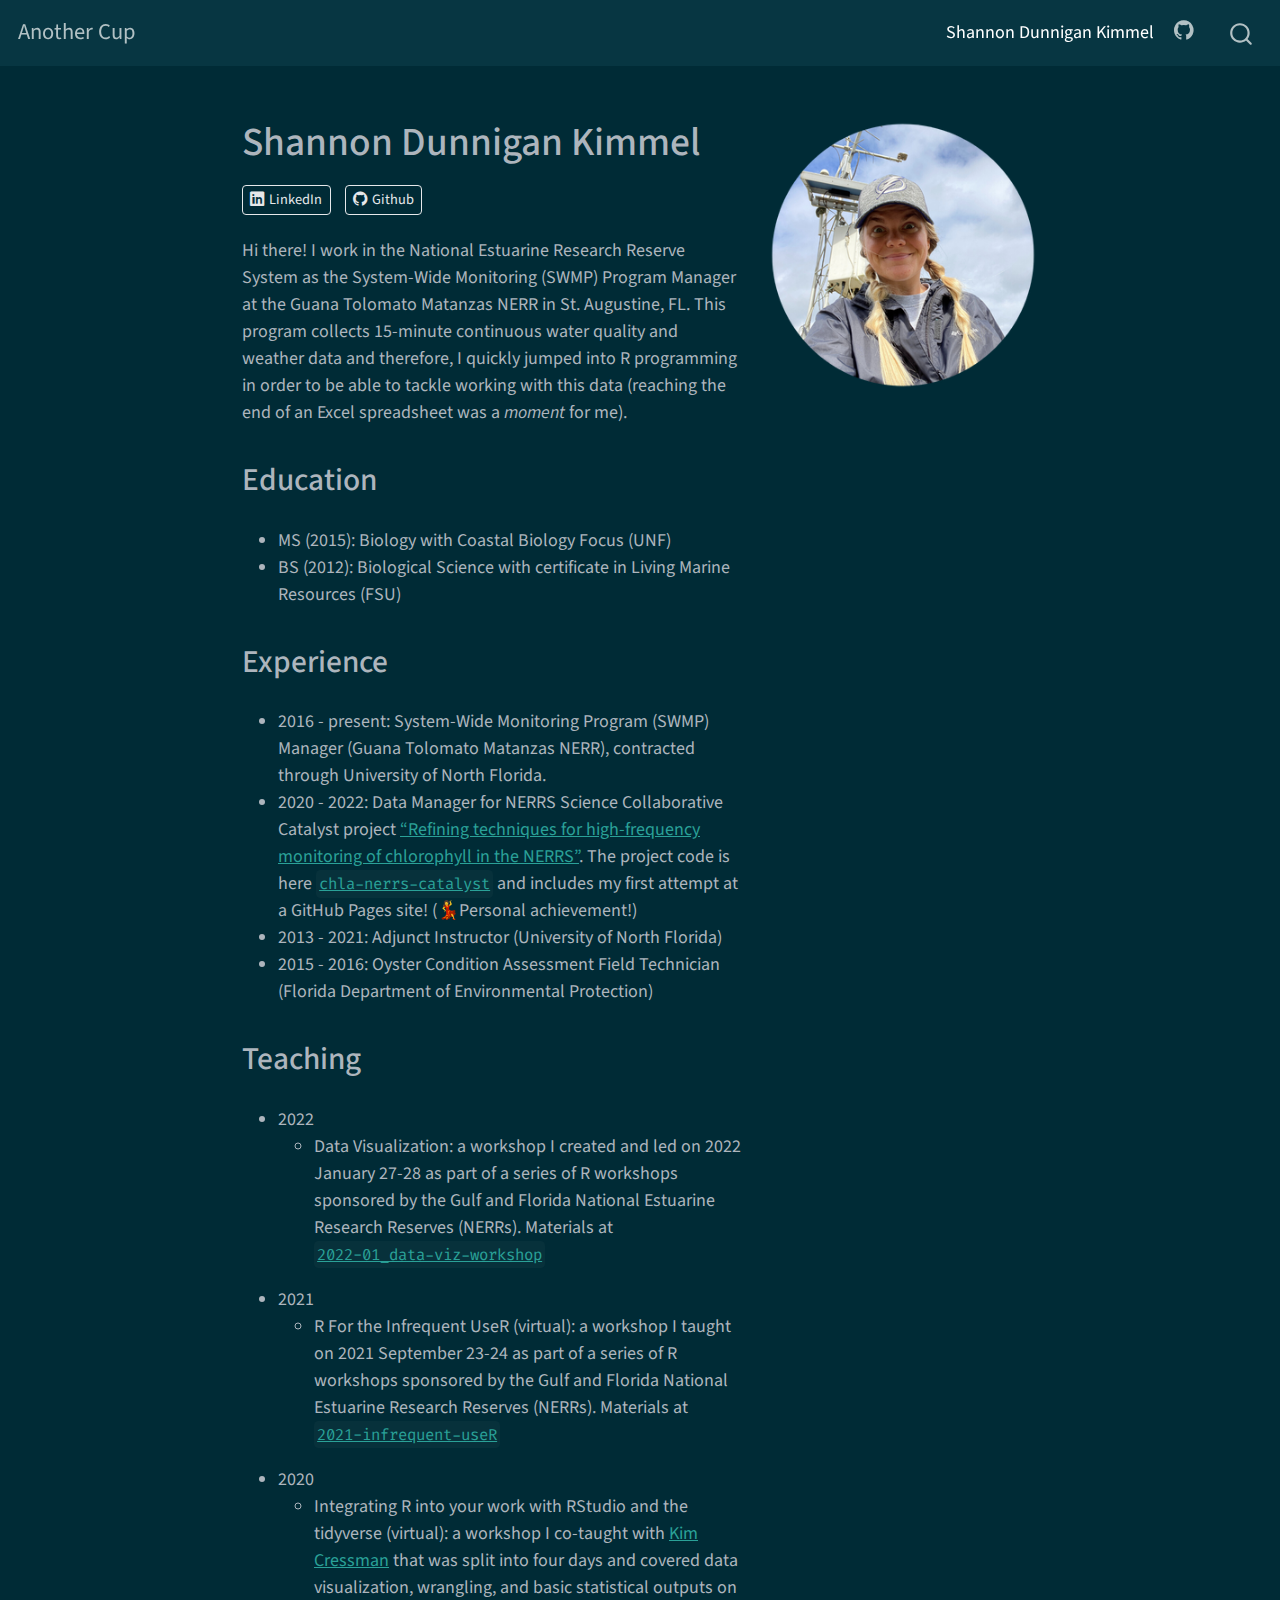
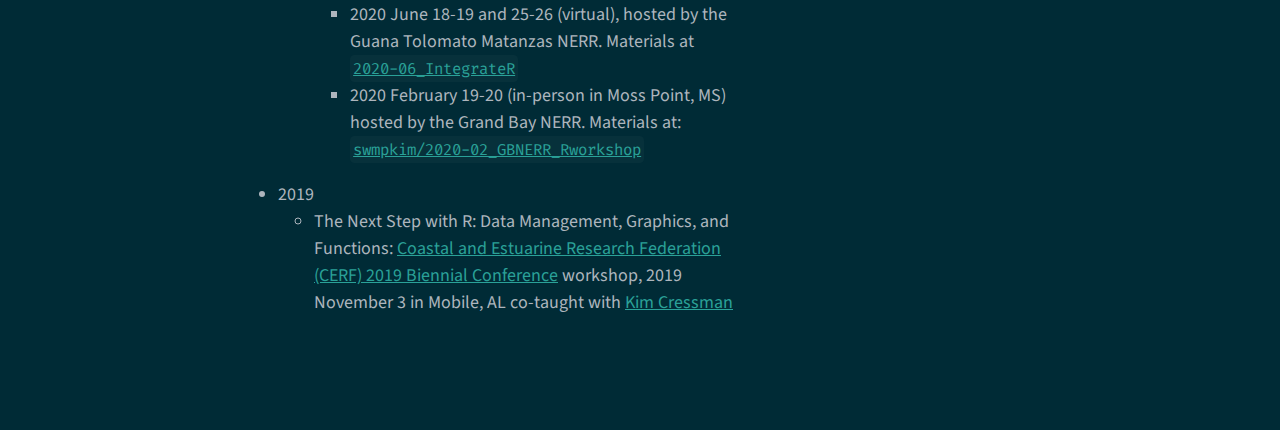
<file: docs/about.html>
<!DOCTYPE html>
<html xmlns="http://www.w3.org/1999/xhtml" lang="en" xml:lang="en"><head>

<meta charset="utf-8">
<meta name="generator" content="quarto-1.0.38">

<meta name="viewport" content="width=device-width, initial-scale=1.0, user-scalable=yes">


<title>Another Cup - Shannon Dunnigan Kimmel</title>
<style>
code{white-space: pre-wrap;}
span.smallcaps{font-variant: small-caps;}
span.underline{text-decoration: underline;}
div.column{display: inline-block; vertical-align: top; width: 50%;}
div.hanging-indent{margin-left: 1.5em; text-indent: -1.5em;}
ul.task-list{list-style: none;}
</style>


<script src="site_libs/quarto-nav/quarto-nav.js"></script>
<script src="site_libs/quarto-nav/headroom.min.js"></script>
<script src="site_libs/clipboard/clipboard.min.js"></script>
<script src="site_libs/quarto-search/autocomplete.umd.js"></script>
<script src="site_libs/quarto-search/fuse.min.js"></script>
<script src="site_libs/quarto-search/quarto-search.js"></script>
<meta name="quarto:offset" content="./">
<script src="site_libs/quarto-html/quarto.js"></script>
<script src="site_libs/quarto-html/popper.min.js"></script>
<script src="site_libs/quarto-html/tippy.umd.min.js"></script>
<link href="site_libs/quarto-html/tippy.css" rel="stylesheet">
<link href="site_libs/quarto-html/quarto-syntax-highlighting-dark.css" rel="stylesheet" id="quarto-text-highlighting-styles">
<script src="site_libs/bootstrap/bootstrap.min.js"></script>
<link href="site_libs/bootstrap/bootstrap-icons.css" rel="stylesheet">
<link href="site_libs/bootstrap/bootstrap.min.css" rel="stylesheet" id="quarto-bootstrap" data-mode="dark">
<script id="quarto-search-options" type="application/json">{
  "location": "navbar",
  "copy-button": false,
  "collapse-after": 3,
  "panel-placement": "end",
  "type": "overlay",
  "limit": 20,
  "language": {
    "search-no-results-text": "No results",
    "search-matching-documents-text": "matching documents",
    "search-copy-link-title": "Copy link to search",
    "search-hide-matches-text": "Hide additional matches",
    "search-more-match-text": "more match in this document",
    "search-more-matches-text": "more matches in this document",
    "search-clear-button-title": "Clear",
    "search-detached-cancel-button-title": "Cancel",
    "search-submit-button-title": "Submit"
  }
}</script>


</head>

<body class="nav-fixed fullcontent">

<div id="quarto-search-results"></div>
  <header id="quarto-header" class="headroom fixed-top">
    <nav class="navbar navbar-expand-lg navbar-dark ">
      <div class="navbar-container container-fluid">
      <a class="navbar-brand" href="./index.html">
    <span class="navbar-title">Another Cup</span>
  </a>
          <button class="navbar-toggler" type="button" data-bs-toggle="collapse" data-bs-target="#navbarCollapse" aria-controls="navbarCollapse" aria-expanded="false" aria-label="Toggle navigation" onclick="if (window.quartoToggleHeadroom) { window.quartoToggleHeadroom(); }">
  <span class="navbar-toggler-icon"></span>
</button>
          <div class="collapse navbar-collapse" id="navbarCollapse">
            <ul class="navbar-nav navbar-nav-scroll ms-auto">
  <li class="nav-item">
    <a class="nav-link active" href="./about.html" aria-current="page">Shannon Dunnigan Kimmel</a>
  </li>  
  <li class="nav-item compact">
    <a class="nav-link" href="https://github.com/skdunnigan"><i class="bi bi-github" role="img" aria-label="github">
</i> 
 </a>
  </li>  
</ul>
              <div id="quarto-search" class="" title="Search"></div>
          </div> <!-- /navcollapse -->
      </div> <!-- /container-fluid -->
    </nav>
</header>
<!-- content -->
<div id="quarto-content" class="quarto-container page-columns page-rows-contents page-layout-article page-navbar">
<!-- sidebar -->
<!-- margin-sidebar -->
    
<!-- main -->
<div class="quarto-about-solana column-body">
  <div class="about-entity">
    <div class="entity-contents">
      <header id="title-block-header" class="quarto-title-block default">
<div class="quarto-title">
<h1 class="title">Shannon Dunnigan Kimmel</h1>
</div>
<div class="quarto-title-meta">
  </div>
</header> <div class="about-links">
  <a href="https://www.linkedin.com/in/shannon-kimmel-2262b560?trk=people-guest_people_search-card" class="about-link">
    <i class="bi bi-linkedin"></i>
     <span class="about-link-text">LinkedIn</span>
  </a>
  <a href="https://github.com/skdunnigan" class="about-link">
    <i class="bi bi-github"></i>
     <span class="about-link-text">Github</span>
  </a>
</div>
      <div class="about-contents"><main class="content" id="quarto-document-content">
<p>Hi there! I work in the National Estuarine Research Reserve System as the System-Wide Monitoring (SWMP) Program Manager at the Guana Tolomato Matanzas NERR in St.&nbsp;Augustine, FL. This program collects 15-minute continuous water quality and weather data and therefore, I quickly jumped into R programming in order to be able to tackle working with this data (reaching the end of an Excel spreadsheet was a <em>moment</em> for me).</p>
<section id="education" class="level2">
<h2 data-anchor-id="education">Education</h2>
<ul>
<li>MS (2015): Biology with Coastal Biology Focus (UNF)</li>
<li>BS (2012): Biological Science with certificate in Living Marine Resources (FSU)</li>
</ul>
</section>
<section id="experience" class="level2">
<h2 data-anchor-id="experience">Experience</h2>
<ul>
<li>2016 - present: System-Wide Monitoring Program (SWMP) Manager (Guana Tolomato Matanzas NERR), contracted through University of North Florida.</li>
<li>2020 - 2022: Data Manager for NERRS Science Collaborative Catalyst project <a href="https://nerrssciencecollaborative.org/project/Dix20">“Refining techniques for high-frequency monitoring of chlorophyll in the NERRS”</a>. The project code is here <a href="https://github.com/skdunnigan/chla-nerrs-catalyst"><code>chla-nerrs-catalyst</code></a> and includes my first attempt at a GitHub Pages site! (💃Personal achievement!)</li>
<li>2013 - 2021: Adjunct Instructor (University of North Florida)</li>
<li>2015 - 2016: Oyster Condition Assessment Field Technician (Florida Department of Environmental Protection)</li>
</ul>
</section>
<section id="teaching" class="level2">
<h2 data-anchor-id="teaching">Teaching</h2>
<ul>
<li>2022
<ul>
<li>Data Visualization: a workshop I created and led on 2022 January 27-28 as part of a series of R workshops sponsored by the Gulf and Florida National Estuarine Research Reserves (NERRs). Materials at <a href="https://github.com/skdunnigan/2022-01_data-viz-workshop"><code>2022-01_data-viz-workshop</code></a></li>
</ul></li>
<li>2021
<ul>
<li>R For the Infrequent UseR (virtual): a workshop I taught on 2021 September 23-24 as part of a series of R workshops sponsored by the Gulf and Florida National Estuarine Research Reserves (NERRs). Materials at <a href="https://github.com/skdunnigan/2021-infrequent-useR"><code>2021-infrequent-useR</code></a></li>
</ul></li>
<li>2020
<ul>
<li>Integrating R into your work with RStudio and the tidyverse (virtual): a workshop I co-taught with <a href="https://github.com/swmpkim">Kim Cressman</a> that was split into four days and covered data visualization, wrangling, and basic statistical outputs on
<ul>
<li>2020 June 18-19 and 25-26 (virtual), hosted by the Guana Tolomato Matanzas NERR. Materials at <a href="https://github.com/skdunnigan/2020-06_IntegrateR"><code>2020-06_IntegrateR</code></a></li>
<li>2020 February 19-20 (in-person in Moss Point, MS) hosted by the Grand Bay NERR. Materials at: <a href="https://github.com/swmpkim/2020-02_GBNERR_Rworkshop"><code>swmpkim/2020-02_GBNERR_Rworkshop</code></a></li>
</ul></li>
</ul></li>
<li>2019
<ul>
<li>The Next Step with R: Data Management, Graphics, and Functions: <a href="https://www.cerf.science/the-next-step-with-r-data-management-graphics-and-functions">Coastal and Estuarine Research Federation (CERF) 2019 Biennial Conference</a> workshop, 2019 November 3 in Mobile, AL co-taught with <a href="https://github.com/swmpkim">Kim Cressman</a></li>
</ul></li>
</ul>


</section>
</main></div>
    </div>
    <img src="profile.png" class="about-image
  rounded " style="width: 15em;">
  </div>
</div>
 <!-- /main -->
<script id="quarto-html-after-body" type="application/javascript">
window.document.addEventListener("DOMContentLoaded", function (event) {
  const toggleBodyColorMode = (bsSheetEl) => {
    const mode = bsSheetEl.getAttribute("data-mode");
    const bodyEl = window.document.querySelector("body");
    if (mode === "dark") {
      bodyEl.classList.add("quarto-dark");
      bodyEl.classList.remove("quarto-light");
    } else {
      bodyEl.classList.add("quarto-light");
      bodyEl.classList.remove("quarto-dark");
    }
  }
  const toggleBodyColorPrimary = () => {
    const bsSheetEl = window.document.querySelector("link#quarto-bootstrap");
    if (bsSheetEl) {
      toggleBodyColorMode(bsSheetEl);
    }
  }
  toggleBodyColorPrimary();  
  const clipboard = new window.ClipboardJS('.code-copy-button', {
    target: function(trigger) {
      return trigger.previousElementSibling;
    }
  });
  clipboard.on('success', function(e) {
    // button target
    const button = e.trigger;
    // don't keep focus
    button.blur();
    // flash "checked"
    button.classList.add('code-copy-button-checked');
    var currentTitle = button.getAttribute("title");
    button.setAttribute("title", "Copied!");
    setTimeout(function() {
      button.setAttribute("title", currentTitle);
      button.classList.remove('code-copy-button-checked');
    }, 1000);
    // clear code selection
    e.clearSelection();
  });
  function tippyHover(el, contentFn) {
    const config = {
      allowHTML: true,
      content: contentFn,
      maxWidth: 500,
      delay: 100,
      arrow: false,
      appendTo: function(el) {
          return el.parentElement;
      },
      interactive: true,
      interactiveBorder: 10,
      theme: 'quarto',
      placement: 'bottom-start'
    };
    window.tippy(el, config); 
  }
  const noterefs = window.document.querySelectorAll('a[role="doc-noteref"]');
  for (var i=0; i<noterefs.length; i++) {
    const ref = noterefs[i];
    tippyHover(ref, function() {
      let href = ref.getAttribute('href');
      try { href = new URL(href).hash; } catch {}
      const id = href.replace(/^#\/?/, "");
      const note = window.document.getElementById(id);
      return note.innerHTML;
    });
  }
  var bibliorefs = window.document.querySelectorAll('a[role="doc-biblioref"]');
  for (var i=0; i<bibliorefs.length; i++) {
    const ref = bibliorefs[i];
    const cites = ref.parentNode.getAttribute('data-cites').split(' ');
    tippyHover(ref, function() {
      var popup = window.document.createElement('div');
      cites.forEach(function(cite) {
        var citeDiv = window.document.createElement('div');
        citeDiv.classList.add('hanging-indent');
        citeDiv.classList.add('csl-entry');
        var biblioDiv = window.document.getElementById('ref-' + cite);
        if (biblioDiv) {
          citeDiv.innerHTML = biblioDiv.innerHTML;
        }
        popup.appendChild(citeDiv);
      });
      return popup.innerHTML;
    });
  }
});
</script>
</div> <!-- /content -->



</body></html>
</file>
<file: docs/site_libs/quarto-html/tippy.css>
.tippy-box[data-animation=fade][data-state=hidden]{opacity:0}[data-tippy-root]{max-width:calc(100vw - 10px)}.tippy-box{position:relative;background-color:#333;color:#fff;border-radius:4px;font-size:14px;line-height:1.4;white-space:normal;outline:0;transition-property:transform,visibility,opacity}.tippy-box[data-placement^=top]>.tippy-arrow{bottom:0}.tippy-box[data-placement^=top]>.tippy-arrow:before{bottom:-7px;left:0;border-width:8px 8px 0;border-top-color:initial;transform-origin:center top}.tippy-box[data-placement^=bottom]>.tippy-arrow{top:0}.tippy-box[data-placement^=bottom]>.tippy-arrow:before{top:-7px;left:0;border-width:0 8px 8px;border-bottom-color:initial;transform-origin:center bottom}.tippy-box[data-placement^=left]>.tippy-arrow{right:0}.tippy-box[data-placement^=left]>.tippy-arrow:before{border-width:8px 0 8px 8px;border-left-color:initial;right:-7px;transform-origin:center left}.tippy-box[data-placement^=right]>.tippy-arrow{left:0}.tippy-box[data-placement^=right]>.tippy-arrow:before{left:-7px;border-width:8px 8px 8px 0;border-right-color:initial;transform-origin:center right}.tippy-box[data-inertia][data-state=visible]{transition-timing-function:cubic-bezier(.54,1.5,.38,1.11)}.tippy-arrow{width:16px;height:16px;color:#333}.tippy-arrow:before{content:"";position:absolute;border-color:transparent;border-style:solid}.tippy-content{position:relative;padding:5px 9px;z-index:1}
</file>
<file: docs/site_libs/quarto-html/quarto-syntax-highlighting-dark.css>
/* quarto syntax highlight colors */
:root {
  --quarto-hl-al-color: #f07178;
  --quarto-hl-an-color: #d4d0ab;
  --quarto-hl-at-color: #00e0e0;
  --quarto-hl-bn-color: #d4d0ab;
  --quarto-hl-bu-color: #abe338;
  --quarto-hl-ch-color: #abe338;
  --quarto-hl-co-color: #f8f8f2;
  --quarto-hl-cv-color: #ffd700;
  --quarto-hl-cn-color: #ffd700;
  --quarto-hl-cf-color: #ffa07a;
  --quarto-hl-dt-color: #ffa07a;
  --quarto-hl-dv-color: #d4d0ab;
  --quarto-hl-do-color: #f8f8f2;
  --quarto-hl-er-color: #f07178;
  --quarto-hl-ex-color: #00e0e0;
  --quarto-hl-fl-color: #d4d0ab;
  --quarto-hl-fu-color: #ffa07a;
  --quarto-hl-im-color: #abe338;
  --quarto-hl-in-color: #d4d0ab;
  --quarto-hl-kw-color: #ffa07a;
  --quarto-hl-op-color: #ffa07a;
  --quarto-hl-ot-color: #00e0e0;
  --quarto-hl-pp-color: #dcc6e0;
  --quarto-hl-re-color: #00e0e0;
  --quarto-hl-sc-color: #abe338;
  --quarto-hl-ss-color: #abe338;
  --quarto-hl-st-color: #abe338;
  --quarto-hl-va-color: #00e0e0;
  --quarto-hl-vs-color: #abe338;
  --quarto-hl-wa-color: #dcc6e0;
}

/* other quarto variables */
:root {
  --quarto-font-monospace: "Fira Code";
}

code span.al {
  font-weight: bold;
  color: #f07178;
}

code span.an {
  color: #d4d0ab;
}

code span.at {
  color: #00e0e0;
}

code span.bn {
  color: #d4d0ab;
}

code span.bu {
  color: #abe338;
}

code span.ch {
  color: #abe338;
}

code span.co {
  font-style: italic;
  color: #f8f8f2;
}

code span.cv {
  color: #ffd700;
}

code span.cn {
  color: #ffd700;
}

code span.cf {
  font-weight: bold;
  color: #ffa07a;
}

code span.dt {
  color: #ffa07a;
}

code span.dv {
  color: #d4d0ab;
}

code span.do {
  color: #f8f8f2;
}

code span.er {
  color: #f07178;
  text-decoration: underline;
}

code span.ex {
  font-weight: bold;
  color: #00e0e0;
}

code span.fl {
  color: #d4d0ab;
}

code span.fu {
  color: #ffa07a;
}

code span.im {
  color: #abe338;
}

code span.in {
  color: #d4d0ab;
}

code span.kw {
  font-weight: bold;
  color: #ffa07a;
}

pre > code.sourceCode > span {
  color: #f8f8f2;
}

code span {
  color: #f8f8f2;
}

code.sourceCode > span {
  color: #f8f8f2;
}

div.sourceCode,
div.sourceCode pre.sourceCode {
  color: #f8f8f2;
}

code span.op {
  color: #ffa07a;
}

code span.ot {
  color: #00e0e0;
}

code span.pp {
  color: #dcc6e0;
}

code span.re {
  color: #00e0e0;
}

code span.sc {
  color: #abe338;
}

code span.ss {
  color: #abe338;
}

code span.st {
  color: #abe338;
}

code span.va {
  color: #00e0e0;
}

code span.vs {
  color: #abe338;
}

code span.wa {
  color: #dcc6e0;
}

.prevent-inlining {
  content: "</";
}

/*# sourceMappingURL=935a306eefa94366c21e1a970dddb765.css.map */
</file>
